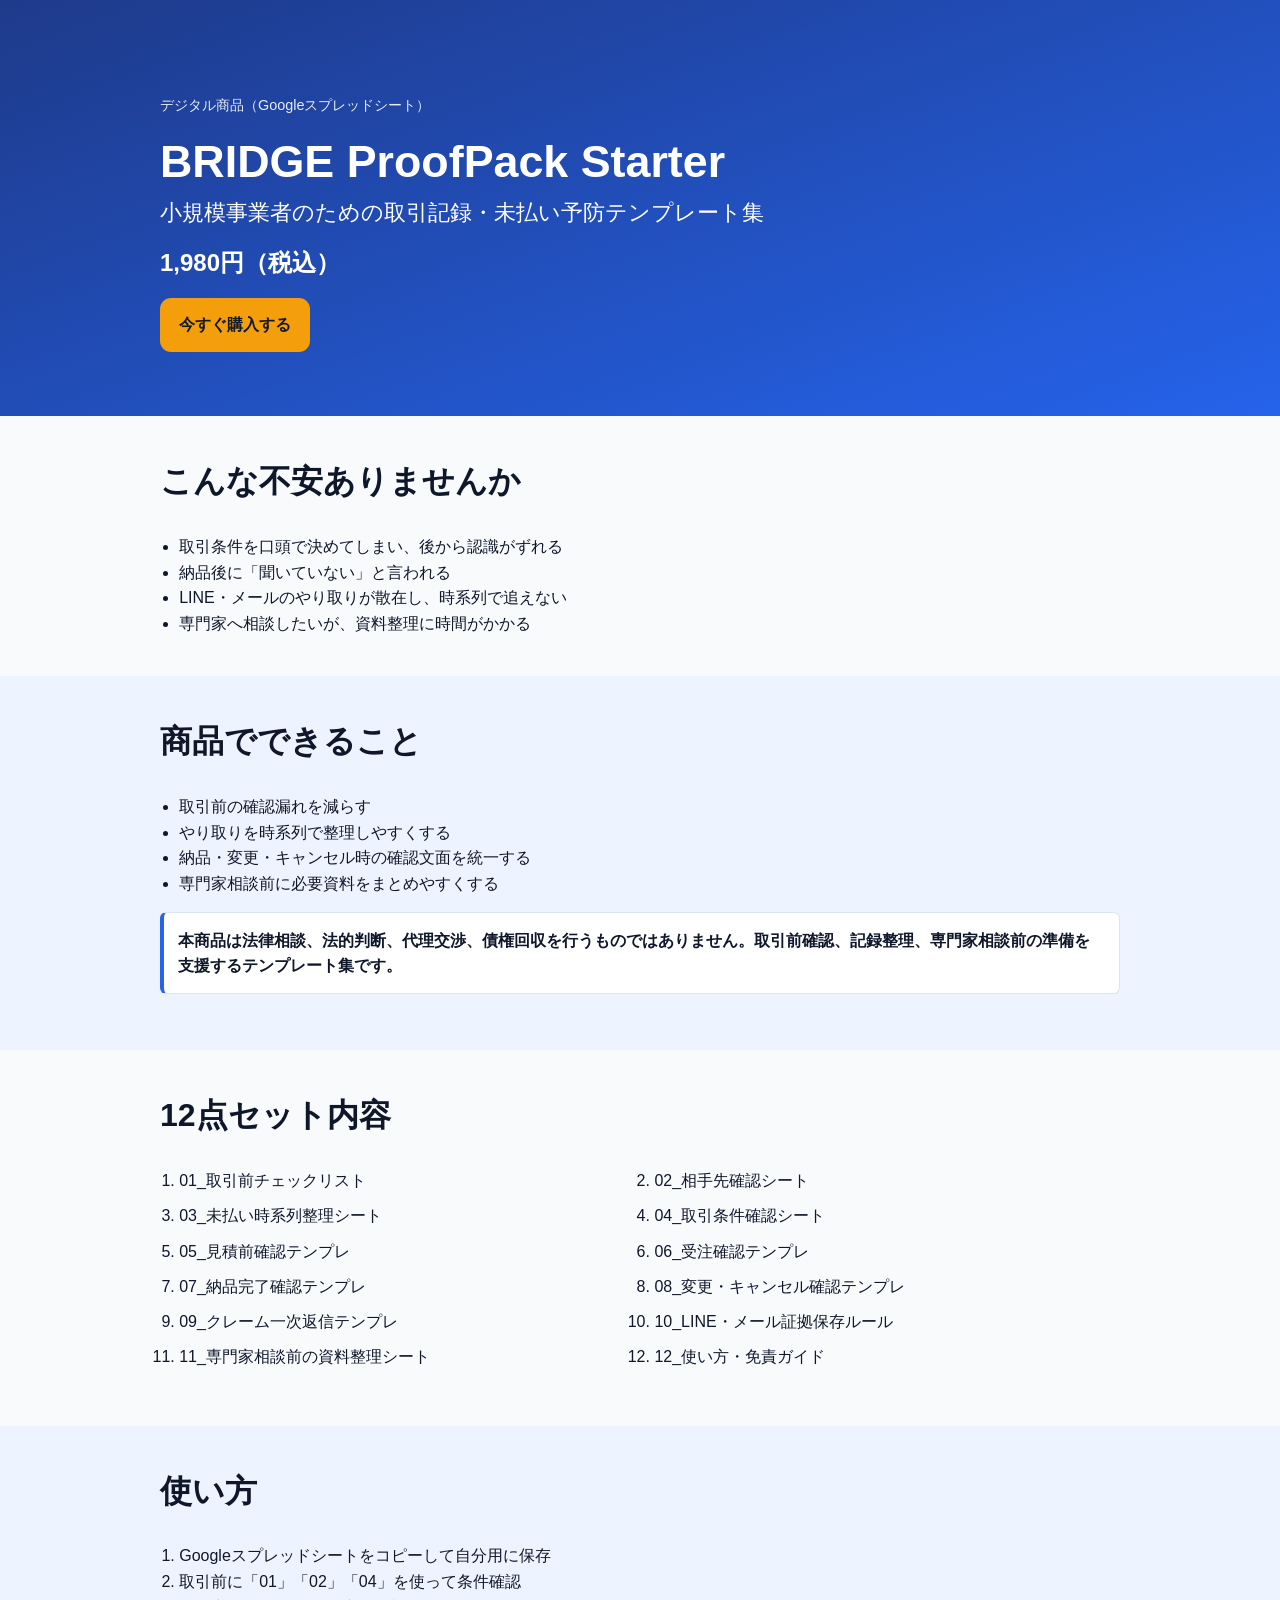
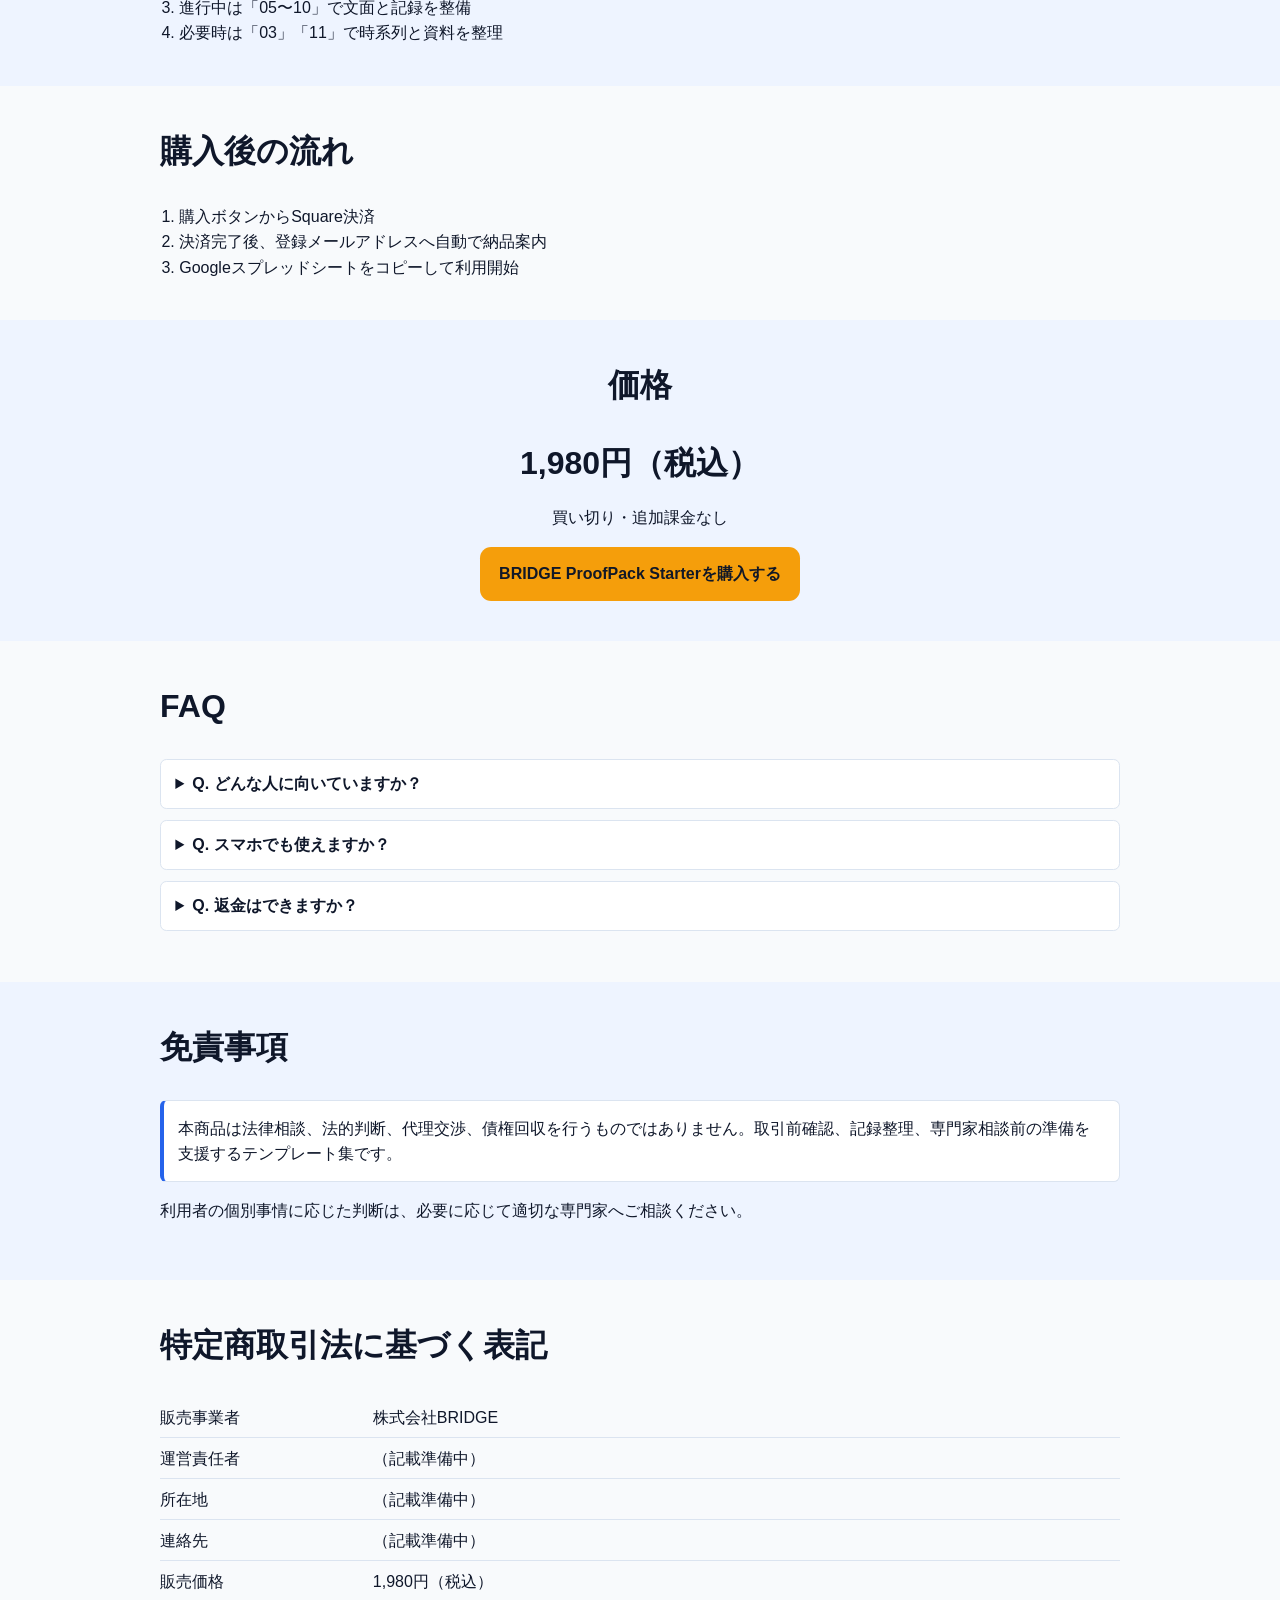
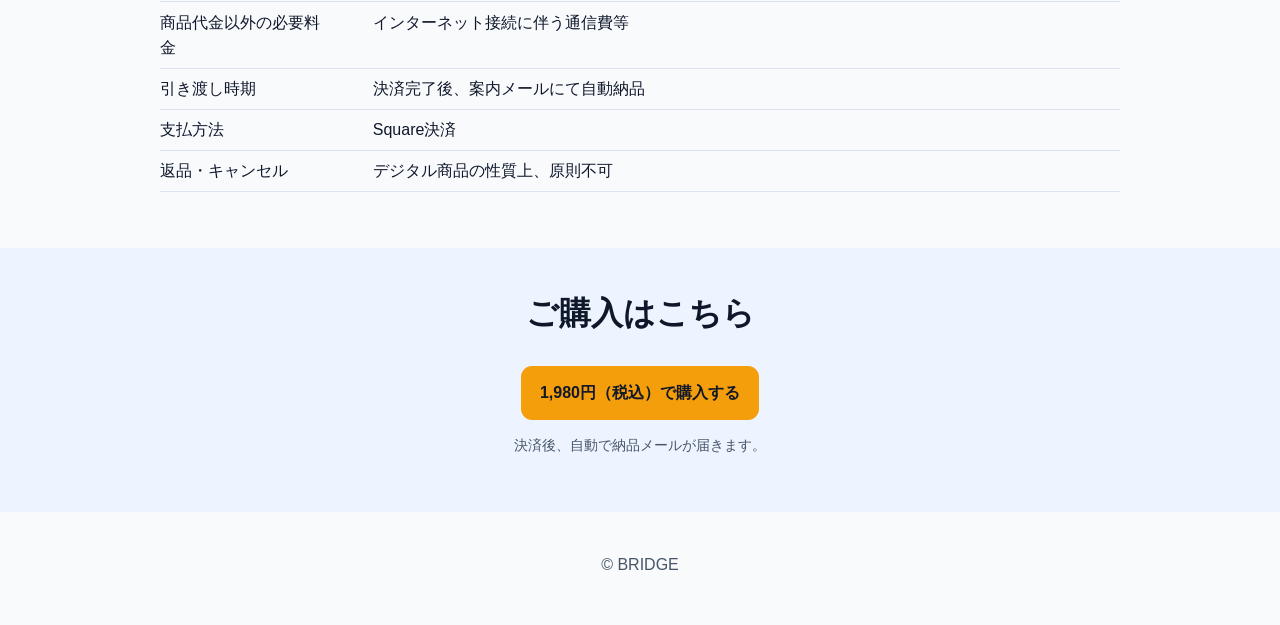
<file: lp/index.html>
<!doctype html>
<html lang="ja">
  <head>
    <meta charset="UTF-8" />
    <meta name="viewport" content="width=device-width, initial-scale=1.0" />
    <title>BRIDGE ProofPack Starter | 小規模事業者のための取引記録・未払い予防テンプレート集</title>
    <meta
      name="description"
      content="BRIDGE ProofPack Starterは、取引前確認・記録整理・専門家相談前の準備を支援する12点のテンプレート集です。"
    />
    <link rel="stylesheet" href="./styles.css" />
  </head>
  <body>
    <header class="hero" id="top">
      <div class="container">
        <p class="eyebrow">デジタル商品（Googleスプレッドシート）</p>
        <h1>BRIDGE ProofPack Starter</h1>
        <p class="subtitle">小規模事業者のための取引記録・未払い予防テンプレート集</p>
        <p class="price">1,980円（税込）</p>
        <a class="cta" href="PLACEHOLDER_SQUARE_PAYMENT_LINK">今すぐ購入する</a>
      </div>
    </header>

    <main>
      <section class="section" id="anxiety">
        <div class="container">
          <h2>こんな不安ありませんか</h2>
          <ul class="list">
            <li>取引条件を口頭で決めてしまい、後から認識がずれる</li>
            <li>納品後に「聞いていない」と言われる</li>
            <li>LINE・メールのやり取りが散在し、時系列で追えない</li>
            <li>専門家へ相談したいが、資料整理に時間がかかる</li>
          </ul>
        </div>
      </section>

      <section class="section alt" id="benefits">
        <div class="container">
          <h2>商品でできること</h2>
          <ul class="list">
            <li>取引前の確認漏れを減らす</li>
            <li>やり取りを時系列で整理しやすくする</li>
            <li>納品・変更・キャンセル時の確認文面を統一する</li>
            <li>専門家相談前に必要資料をまとめやすくする</li>
          </ul>
          <p class="notice strong">
            本商品は法律相談、法的判断、代理交渉、債権回収を行うものではありません。取引前確認、記録整理、専門家相談前の準備を支援するテンプレート集です。
          </p>
        </div>
      </section>

      <section class="section" id="set">
        <div class="container">
          <h2>12点セット内容</h2>
          <ol class="item-grid">
            <li>01_取引前チェックリスト</li>
            <li>02_相手先確認シート</li>
            <li>03_未払い時系列整理シート</li>
            <li>04_取引条件確認シート</li>
            <li>05_見積前確認テンプレ</li>
            <li>06_受注確認テンプレ</li>
            <li>07_納品完了確認テンプレ</li>
            <li>08_変更・キャンセル確認テンプレ</li>
            <li>09_クレーム一次返信テンプレ</li>
            <li>10_LINE・メール証拠保存ルール</li>
            <li>11_専門家相談前の資料整理シート</li>
            <li>12_使い方・免責ガイド</li>
          </ol>
        </div>
      </section>

      <section class="section alt" id="howto">
        <div class="container">
          <h2>使い方</h2>
          <ol class="steps">
            <li>Googleスプレッドシートをコピーして自分用に保存</li>
            <li>取引前に「01」「02」「04」を使って条件確認</li>
            <li>進行中は「05〜10」で文面と記録を整備</li>
            <li>必要時は「03」「11」で時系列と資料を整理</li>
          </ol>
        </div>
      </section>

      <section class="section" id="flow">
        <div class="container">
          <h2>購入後の流れ</h2>
          <ol class="steps">
            <li>購入ボタンからSquare決済</li>
            <li>決済完了後、登録メールアドレスへ自動で納品案内</li>
            <li>Googleスプレッドシートをコピーして利用開始</li>
          </ol>
        </div>
      </section>

      <section class="section alt" id="pricing">
        <div class="container center">
          <h2>価格</h2>
          <p class="price large">1,980円（税込）</p>
          <p>買い切り・追加課金なし</p>
          <a class="cta" href="PLACEHOLDER_SQUARE_PAYMENT_LINK">BRIDGE ProofPack Starterを購入する</a>
        </div>
      </section>

      <section class="section" id="faq">
        <div class="container">
          <h2>FAQ</h2>
          <details>
            <summary>Q. どんな人に向いていますか？</summary>
            <p>A. 小規模事業者、個人事業主、フリーランス、一人社長、外注取引がある事業者向けです。</p>
          </details>
          <details>
            <summary>Q. スマホでも使えますか？</summary>
            <p>A. 閲覧・確認は可能です。入力はPCまたはタブレットの利用を推奨します。</p>
          </details>
          <details>
            <summary>Q. 返金はできますか？</summary>
            <p>A. デジタル商品の性質上、原則として返金は受け付けていません。購入前に内容をご確認ください。</p>
          </details>
        </div>
      </section>

      <section class="section alt" id="disclaimer">
        <div class="container">
          <h2>免責事項</h2>
          <p class="notice">
            本商品は法律相談、法的判断、代理交渉、債権回収を行うものではありません。取引前確認、記録整理、専門家相談前の準備を支援するテンプレート集です。
          </p>
          <p>利用者の個別事情に応じた判断は、必要に応じて適切な専門家へご相談ください。</p>
        </div>
      </section>

      <section class="section" id="legal">
        <div class="container">
          <h2>特定商取引法に基づく表記</h2>
          <dl class="legal-list">
            <div><dt>販売事業者</dt><dd>株式会社BRIDGE</dd></div>
            <div><dt>運営責任者</dt><dd>（記載準備中）</dd></div>
            <div><dt>所在地</dt><dd>（記載準備中）</dd></div>
            <div><dt>連絡先</dt><dd>（記載準備中）</dd></div>
            <div><dt>販売価格</dt><dd>1,980円（税込）</dd></div>
            <div><dt>商品代金以外の必要料金</dt><dd>インターネット接続に伴う通信費等</dd></div>
            <div><dt>引き渡し時期</dt><dd>決済完了後、案内メールにて自動納品</dd></div>
            <div><dt>支払方法</dt><dd>Square決済</dd></div>
            <div><dt>返品・キャンセル</dt><dd>デジタル商品の性質上、原則不可</dd></div>
          </dl>
        </div>
      </section>

      <section class="section alt" id="purchase">
        <div class="container center">
          <h2>ご購入はこちら</h2>
          <a class="cta" href="PLACEHOLDER_SQUARE_PAYMENT_LINK">1,980円（税込）で購入する</a>
          <p class="small">決済後、自動で納品メールが届きます。</p>
        </div>
      </section>
    </main>

    <footer class="footer">
      <div class="container">
        <p>© BRIDGE</p>
      </div>
    </footer>

    <script src="./script.js"></script>
  </body>
</html>
</file>
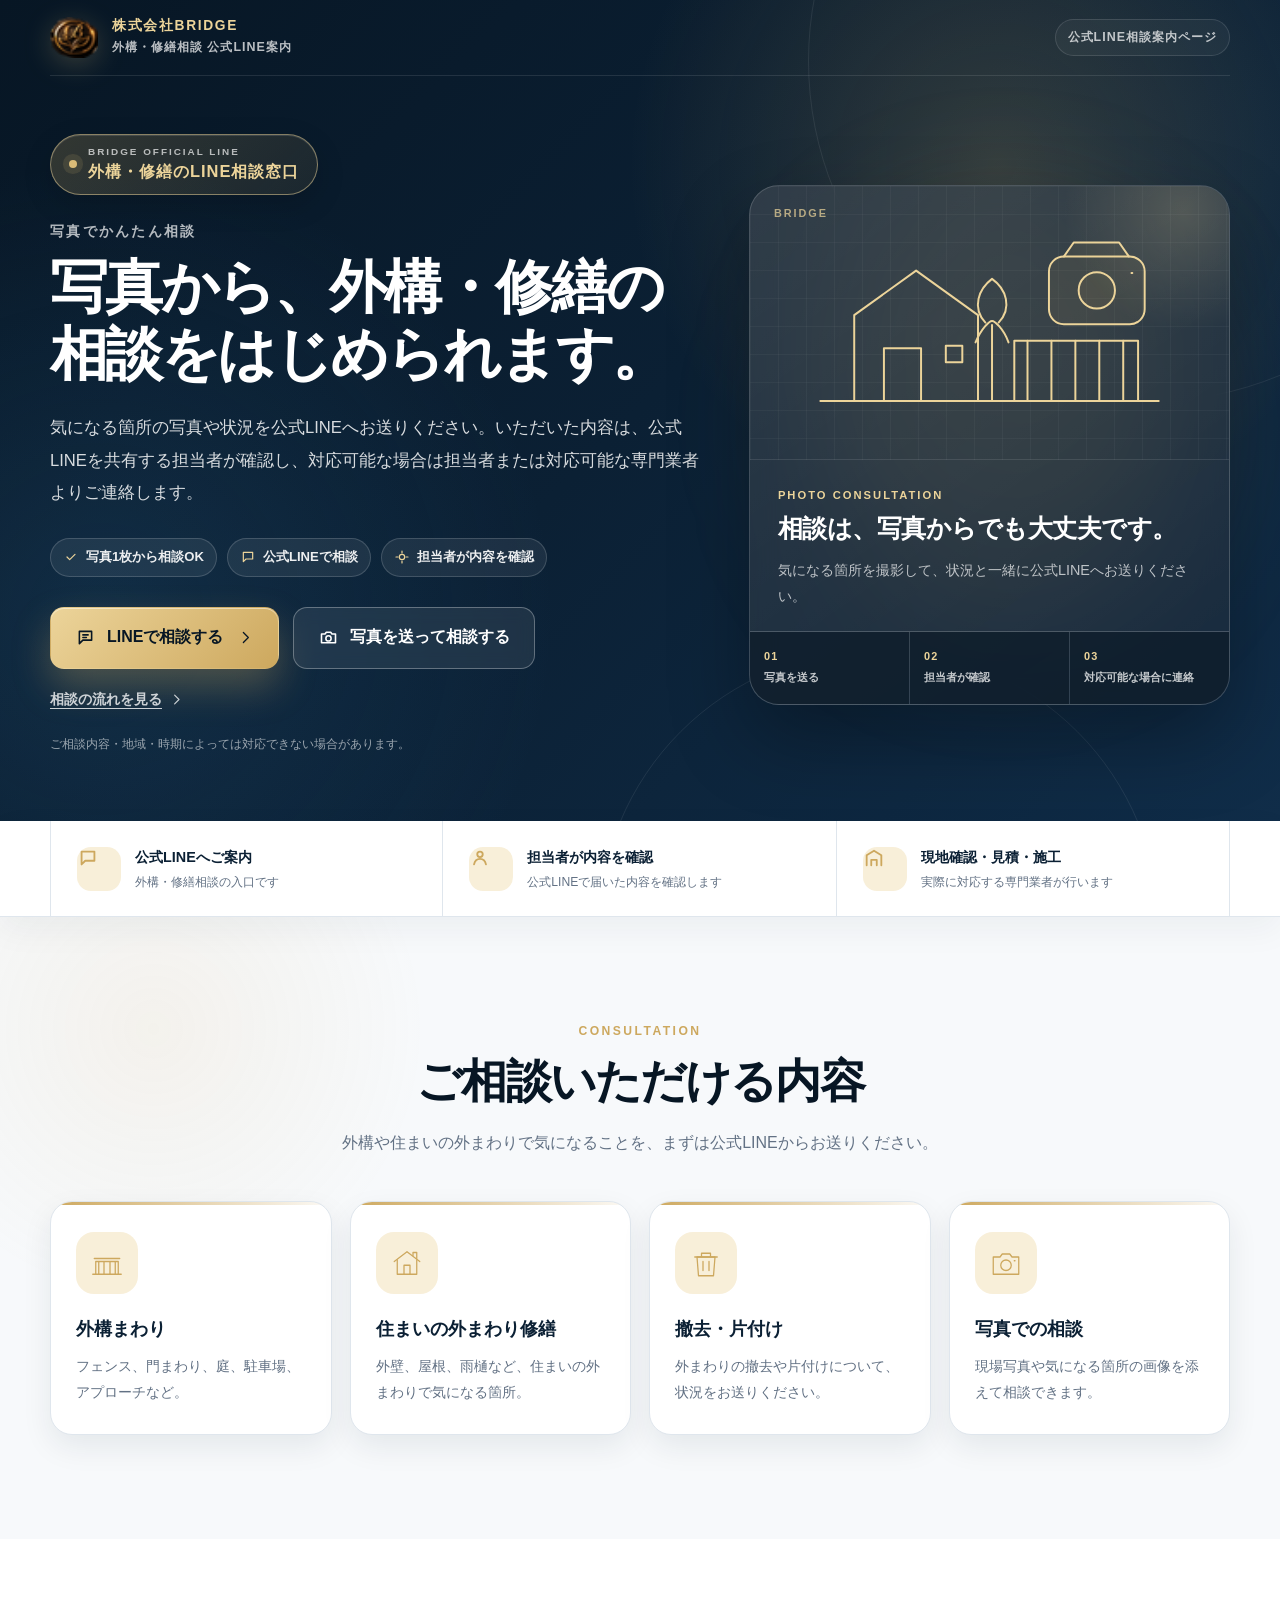
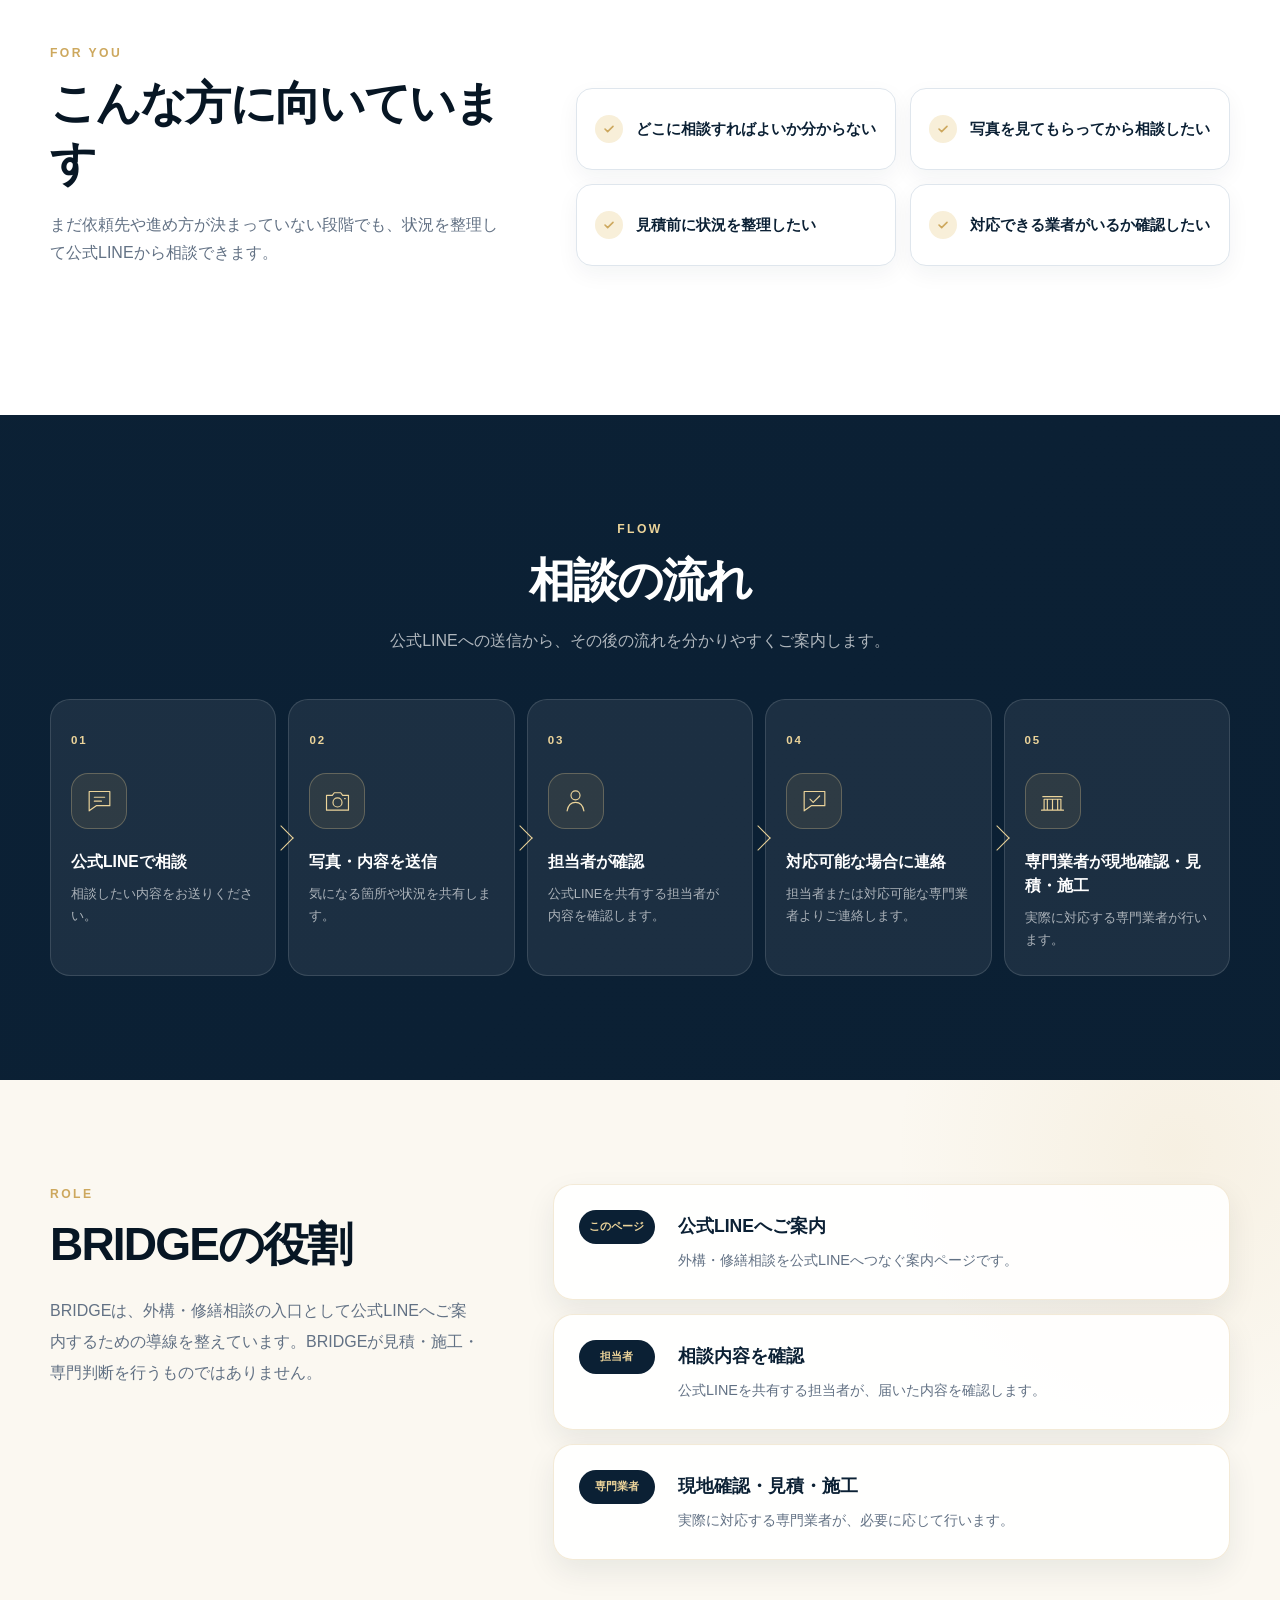
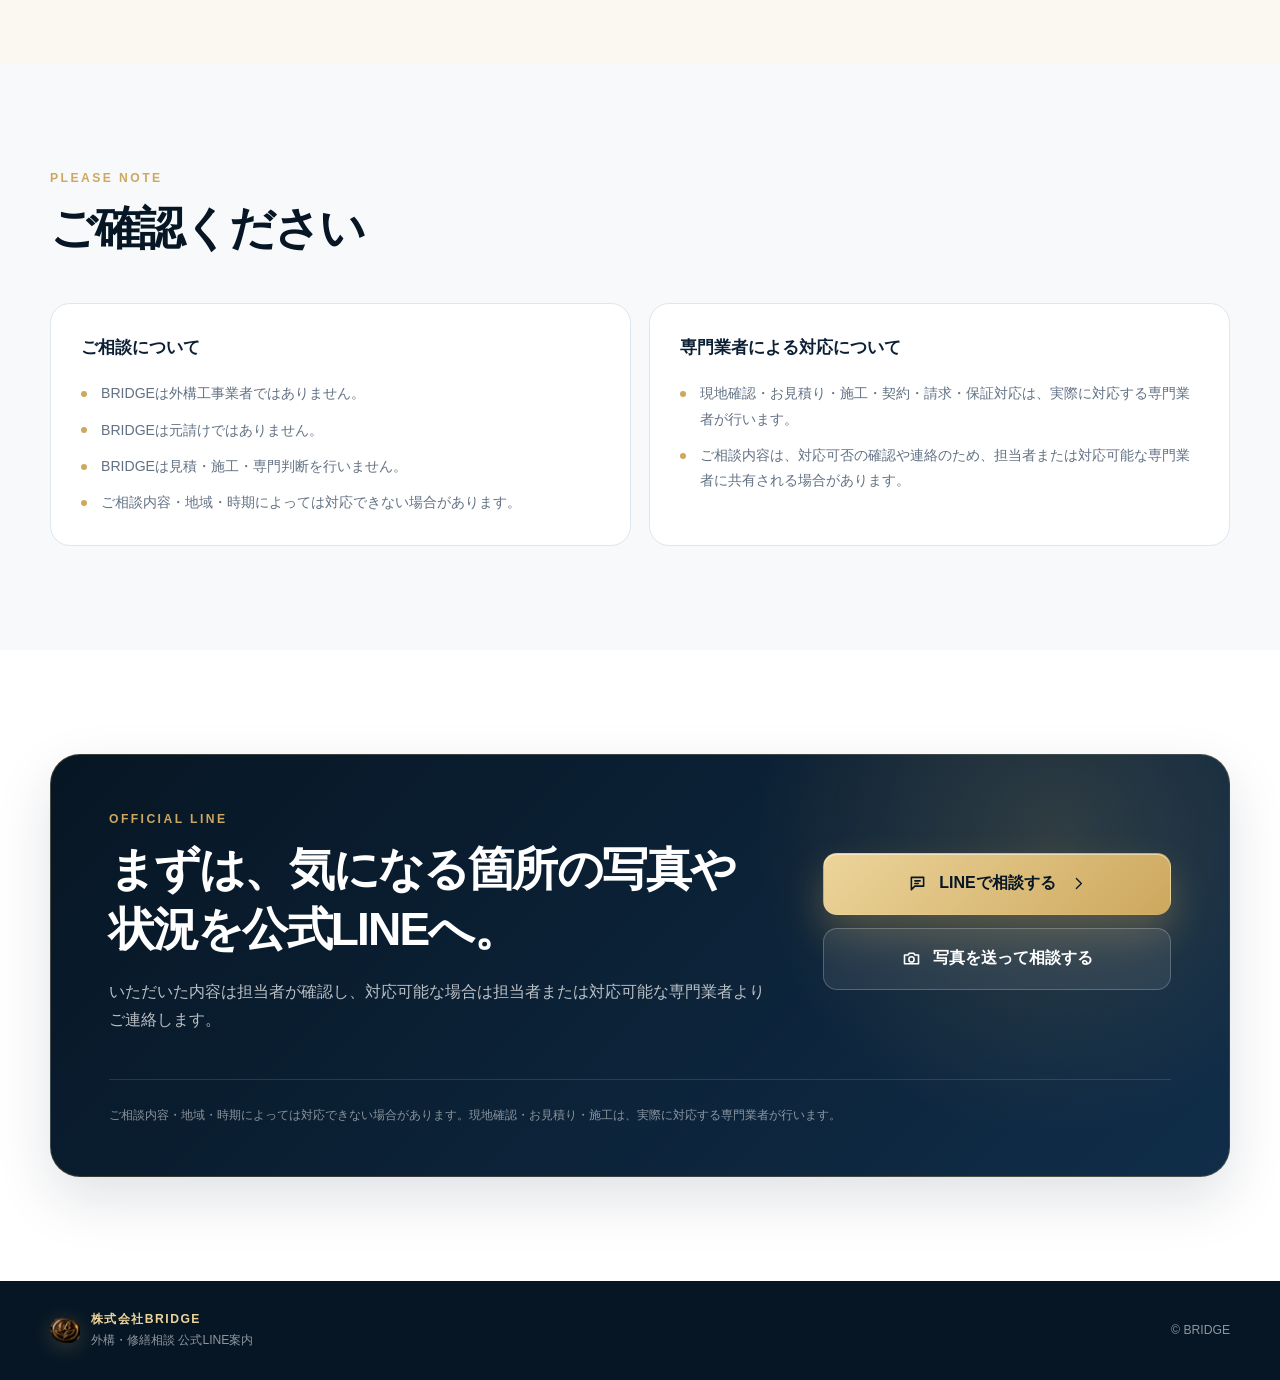
<file: products/estimate-front/index.html>
<!doctype html>
<html lang="ja">
  <head>
    <meta charset="UTF-8">
    <meta name="viewport" content="width=device-width, initial-scale=1.0">
    <title>BRIDGE 外構・修繕相談 公式LINE案内</title>
    <meta
      name="description"
      content="株式会社BRIDGEの外構・修繕相談の公式LINE案内ページ。写真や状況を公式LINEへ送り、担当者へ相談できます。"
    >
    <link rel="stylesheet" href="./style.css?v=bridge-logo-png-20260605">
  </head>
  <body class="ef-page">
    <a class="ef-skip-link" href="#main">本文へ移動</a>

    <header class="ef-hero" id="top">
      <div class="ef-container">
        <div class="ef-brand-row">
          <a class="ef-brand" href="#top" aria-label="BRIDGE 外構・修繕相談 公式LINE案内">
            <span class="ef-brand__mark">
              <img src="./assets/bridge-logo.png?v=bridge-logo-png-20260605" alt="BRIDGEロゴ">
            </span>
            <span class="ef-brand__text">
              <span class="ef-brand__company">株式会社BRIDGE</span>
              <span class="ef-brand__description">外構・修繕相談 公式LINE案内</span>
            </span>
          </a>
          <span class="ef-brand-row__company">公式LINE相談案内ページ</span>
        </div>

        <div class="ef-hero__grid">
          <div class="ef-hero__copy">
            <p class="ef-hero-badge">
              <span class="ef-hero-badge__dot" aria-hidden="true"></span>
              <span>
                <strong>BRIDGE OFFICIAL LINE</strong>
                外構・修繕のLINE相談窓口
              </span>
            </p>
            <p class="ef-hero__kicker">写真でかんたん相談</p>
            <h1>写真から、<span class="ef-nowrap">外構・修繕</span>の相談をはじめられます。</h1>
            <p class="ef-hero__lead">
              気になる箇所の写真や状況を公式LINEへお送りください。いただいた内容は、公式LINEを共有する担当者が確認し、対応可能な場合は担当者または対応可能な専門業者よりご連絡します。
            </p>

            <ul class="ef-hero-chips" aria-label="相談のポイント">
              <li>
                <svg class="ef-chip-icon" viewBox="0 0 24 24" aria-hidden="true">
                  <path d="m6 12 4 4 8-8"></path>
                </svg>
                写真1枚から相談OK
              </li>
              <li>
                <svg class="ef-chip-icon" viewBox="0 0 24 24" aria-hidden="true">
                  <path d="M5 5h14v10H9l-4 4V5Z"></path>
                </svg>
                公式LINEで相談
              </li>
              <li>
                <svg class="ef-chip-icon" viewBox="0 0 24 24" aria-hidden="true">
                  <path d="M12 3v3m0 12v3M3 12h3m12 0h3"></path>
                  <circle cx="12" cy="12" r="4"></circle>
                </svg>
                担当者が内容を確認
              </li>
            </ul>

            <div class="ef-actions ef-actions--hero">
              <a
                class="ef-button ef-button--primary"
                href="https://lin.ee/7N4lIHF"
                target="_blank"
                rel="noopener"
              >
                <svg class="ef-button__icon" viewBox="0 0 24 24" aria-hidden="true">
                  <path d="M5 5h14v10H9l-4 4V5Z"></path>
                  <path d="M9 9h6M9 12h4"></path>
                </svg>
                <span>LINEで相談する</span>
                <svg class="ef-button__arrow" viewBox="0 0 24 24" aria-hidden="true">
                  <path d="m9 5 7 7-7 7"></path>
                </svg>
              </a>
              <a
                class="ef-button ef-button--secondary"
                href="https://lin.ee/7N4lIHF"
                target="_blank"
                rel="noopener"
              >
                <svg class="ef-button__icon" viewBox="0 0 24 24" aria-hidden="true">
                  <path d="M4 8h4l1.5-2h5L16 8h4v10H4V8Z"></path>
                  <circle cx="12" cy="13" r="3"></circle>
                </svg>
                <span>写真を送って相談する</span>
              </a>
            </div>
            <a class="ef-text-link" href="#flow">
              相談の流れを見る
              <svg viewBox="0 0 24 24" aria-hidden="true">
                <path d="m9 5 7 7-7 7"></path>
              </svg>
            </a>
            <p class="ef-hero__note">ご相談内容・地域・時期によっては対応できない場合があります。</p>
          </div>

          <div class="ef-hero-visual" aria-label="写真を公式LINEへ送って相談するイメージ">
            <div class="ef-hero-visual__glow" aria-hidden="true"></div>
            <div class="ef-hero-visual__card">
              <div class="ef-hero-visual__brand">
                <span>BRIDGE</span>
              </div>
              <div class="ef-hero-visual__art" aria-hidden="true">
                <svg viewBox="0 0 520 300">
                  <path class="ef-art-line" d="M55 229h410"></path>
                  <path class="ef-art-line" d="M96 228V125l75-54 75 54v103"></path>
                  <path class="ef-art-line" d="M132 228v-63h45v63"></path>
                  <path class="ef-art-line" d="M207 162h20v20h-20z"></path>
                  <path class="ef-art-line" d="M290 228v-72h150v72"></path>
                  <path class="ef-art-line" d="M306 156v72m29-72v72m29-72v72m29-72v72m29-72v72"></path>
                  <path class="ef-art-line" d="M263 228v-91"></path>
                  <path class="ef-art-line" d="M243 158c7-17 17-26 20-26s14 9 20 26"></path>
                  <path class="ef-art-line" d="M255 134c-17-18-8-41 8-53 17 12 25 35 8 53"></path>
                  <g class="ef-art-camera">
                    <rect x="332" y="54" width="116" height="82" rx="18"></rect>
                    <path d="M350 54l12-17h55l12 17"></path>
                    <circle cx="390" cy="95" r="22"></circle>
                    <path d="M432 74h1"></path>
                  </g>
                </svg>
              </div>
              <div class="ef-hero-visual__content">
                <p class="ef-hero-visual__label">PHOTO CONSULTATION</p>
                <h2>相談は、写真からでも大丈夫です。</h2>
                <p>気になる箇所を撮影して、状況と一緒に公式LINEへお送りください。</p>
              </div>
              <ol class="ef-mini-flow" aria-label="写真相談の流れ">
                <li>
                  <span>01</span>
                  写真を送る
                </li>
                <li>
                  <span>02</span>
                  担当者が確認
                </li>
                <li>
                  <span>03</span>
                  対応可能な場合に連絡
                </li>
              </ol>
            </div>
          </div>
        </div>
      </div>
    </header>

    <div class="ef-quick-strip" aria-label="このページのご案内">
      <div class="ef-container ef-quick-strip__grid">
        <div class="ef-quick-strip__item">
          <span class="ef-quick-strip__icon" aria-hidden="true">
            <svg viewBox="0 0 24 24">
              <path d="M5 5h14v10H9l-4 4V5Z"></path>
            </svg>
          </span>
          <div>
            <strong>公式LINEへご案内</strong>
            <span>外構・修繕相談の入口です</span>
          </div>
        </div>
        <div class="ef-quick-strip__item">
          <span class="ef-quick-strip__icon" aria-hidden="true">
            <svg viewBox="0 0 24 24">
              <circle cx="12" cy="8" r="3"></circle>
              <path d="M5.5 19c.8-4 3-6 6.5-6s5.7 2 6.5 6"></path>
            </svg>
          </span>
          <div>
            <strong>担当者が内容を確認</strong>
            <span>公式LINEで届いた内容を確認します</span>
          </div>
        </div>
        <div class="ef-quick-strip__item">
          <span class="ef-quick-strip__icon" aria-hidden="true">
            <svg viewBox="0 0 24 24">
              <path d="M4 20V9l8-5 8 5v11"></path>
              <path d="M9 20v-6h6v6"></path>
            </svg>
          </span>
          <div>
            <strong>現地確認・見積・施工</strong>
            <span>実際に対応する専門業者が行います</span>
          </div>
        </div>
      </div>
    </div>

    <main id="main">
      <section class="ef-section ef-section--consultation" id="consultation">
        <div class="ef-container">
          <div class="ef-section-heading">
            <p class="ef-section-label">CONSULTATION</p>
            <h2>ご相談いただける内容</h2>
            <p>外構や住まいの外まわりで気になることを、まずは公式LINEからお送りください。</p>
          </div>

          <div class="ef-card-grid">
            <article class="ef-card">
              <div class="ef-card__icon" aria-hidden="true">
                <svg viewBox="0 0 48 48">
                  <path d="M5 39h38M9 39V22h30v17M13 22v17m7-17v17m8-17v17m7-17v17"></path>
                  <path d="M7 18h34"></path>
                </svg>
              </div>
              <h3>外構まわり</h3>
              <p>フェンス、門まわり、庭、駐車場、アプローチなど。</p>
            </article>

            <article class="ef-card">
              <div class="ef-card__icon" aria-hidden="true">
                <svg viewBox="0 0 48 48">
                  <path d="M7 22 24 9l17 13"></path>
                  <path d="M11 20v19h26V20"></path>
                  <path d="M20 39V27h8v12"></path>
                  <path d="M32 14v-4h5v8"></path>
                </svg>
              </div>
              <h3>住まいの外まわり修繕</h3>
              <p>外壁、屋根、雨樋など、住まいの外まわりで気になる箇所。</p>
            </article>

            <article class="ef-card">
              <div class="ef-card__icon" aria-hidden="true">
                <svg viewBox="0 0 48 48">
                  <path d="M12 16h24l-2 25H14l-2-25Z"></path>
                  <path d="M9 16h30M18 16v-5h12v5"></path>
                  <path d="M20 22v12M28 22v12"></path>
                </svg>
              </div>
              <h3>撤去・片付け</h3>
              <p>外まわりの撤去や片付けについて、状況をお送りください。</p>
            </article>

            <article class="ef-card">
              <div class="ef-card__icon" aria-hidden="true">
                <svg viewBox="0 0 48 48">
                  <path d="M7 16h9l3-4h10l3 4h9v23H7V16Z"></path>
                  <circle cx="24" cy="27" r="7"></circle>
                  <path d="M35 21h1"></path>
                </svg>
              </div>
              <h3>写真での相談</h3>
              <p>現場写真や気になる箇所の画像を添えて相談できます。</p>
            </article>
          </div>
        </div>
      </section>

      <section class="ef-section ef-section--fit" id="fit">
        <div class="ef-container ef-fit-layout">
          <div class="ef-section-heading ef-section-heading--left">
            <p class="ef-section-label">FOR YOU</p>
            <h2>こんな方に向いています</h2>
            <p>まだ依頼先や進め方が決まっていない段階でも、状況を整理して公式LINEから相談できます。</p>
          </div>

          <ul class="ef-fit-list">
            <li>
              <span class="ef-fit-list__mark" aria-hidden="true">
                <svg viewBox="0 0 24 24">
                  <path d="m6 12 4 4 8-8"></path>
                </svg>
              </span>
              <span>どこに相談すればよいか分からない</span>
            </li>
            <li>
              <span class="ef-fit-list__mark" aria-hidden="true">
                <svg viewBox="0 0 24 24">
                  <path d="m6 12 4 4 8-8"></path>
                </svg>
              </span>
              <span>写真を見てもらってから相談したい</span>
            </li>
            <li>
              <span class="ef-fit-list__mark" aria-hidden="true">
                <svg viewBox="0 0 24 24">
                  <path d="m6 12 4 4 8-8"></path>
                </svg>
              </span>
              <span>見積前に状況を整理したい</span>
            </li>
            <li>
              <span class="ef-fit-list__mark" aria-hidden="true">
                <svg viewBox="0 0 24 24">
                  <path d="m6 12 4 4 8-8"></path>
                </svg>
              </span>
              <span>対応できる業者がいるか確認したい</span>
            </li>
          </ul>
        </div>
      </section>

      <section class="ef-section ef-section--flow" id="flow">
        <div class="ef-container">
          <div class="ef-section-heading">
            <p class="ef-section-label">FLOW</p>
            <h2>相談の流れ</h2>
            <p>公式LINEへの送信から、その後の流れを分かりやすくご案内します。</p>
          </div>

          <ol class="ef-flow">
            <li class="ef-flow__item">
              <span class="ef-flow__number">01</span>
              <div class="ef-flow__icon" aria-hidden="true">
                <svg viewBox="0 0 48 48">
                  <path d="M8 10h32v22H19L8 40V10Z"></path>
                  <path d="M16 19h16M16 25h11"></path>
                </svg>
              </div>
              <strong>公式LINEで相談</strong>
              <p>相談したい内容をお送りください。</p>
            </li>
            <li class="ef-flow__item">
              <span class="ef-flow__number">02</span>
              <div class="ef-flow__icon" aria-hidden="true">
                <svg viewBox="0 0 48 48">
                  <path d="M7 16h9l3-4h10l3 4h9v23H7V16Z"></path>
                  <circle cx="24" cy="27" r="7"></circle>
                  <path d="M35 21h1"></path>
                </svg>
              </div>
              <strong>写真・内容を送信</strong>
              <p>気になる箇所や状況を共有します。</p>
            </li>
            <li class="ef-flow__item">
              <span class="ef-flow__number">03</span>
              <div class="ef-flow__icon" aria-hidden="true">
                <svg viewBox="0 0 48 48">
                  <circle cx="24" cy="16" r="7"></circle>
                  <path d="M11 40c1.6-9 6-13 13-13s11.4 4 13 13"></path>
                </svg>
              </div>
              <strong>担当者が確認</strong>
              <p>公式LINEを共有する担当者が内容を確認します。</p>
            </li>
            <li class="ef-flow__item">
              <span class="ef-flow__number">04</span>
              <div class="ef-flow__icon" aria-hidden="true">
                <svg viewBox="0 0 48 48">
                  <path d="M8 10h32v22H19L8 40V10Z"></path>
                  <path d="m17 22 5 5 10-10"></path>
                </svg>
              </div>
              <strong>対応可能な場合に連絡</strong>
              <p>担当者または対応可能な専門業者よりご連絡します。</p>
            </li>
            <li class="ef-flow__item">
              <span class="ef-flow__number">05</span>
              <div class="ef-flow__icon" aria-hidden="true">
                <svg viewBox="0 0 48 48">
                  <path d="M7 39h34M11 39V22h26v17M16 22v17m8-17v17m8-17v17"></path>
                  <path d="M9 18h30"></path>
                </svg>
              </div>
              <strong>専門業者が現地確認・見積・施工</strong>
              <p>実際に対応する専門業者が行います。</p>
            </li>
          </ol>
        </div>
      </section>

      <section class="ef-section ef-section--role" id="role">
        <div class="ef-container ef-role-layout">
          <div class="ef-role-intro">
            <p class="ef-section-label">ROLE</p>
            <h2>BRIDGEの役割</h2>
            <p>
              BRIDGEは、外構・修繕相談の入口として公式LINEへご案内するための導線を整えています。BRIDGEが見積・施工・専門判断を行うものではありません。
            </p>
          </div>

          <div class="ef-role-cards">
            <article class="ef-role-card">
              <span class="ef-role-card__label">このページ</span>
              <h3>公式LINEへご案内</h3>
              <p>外構・修繕相談を公式LINEへつなぐ案内ページです。</p>
            </article>
            <article class="ef-role-card">
              <span class="ef-role-card__label">担当者</span>
              <h3>相談内容を確認</h3>
              <p>公式LINEを共有する担当者が、届いた内容を確認します。</p>
            </article>
            <article class="ef-role-card">
              <span class="ef-role-card__label">専門業者</span>
              <h3>現地確認・見積・施工</h3>
              <p>実際に対応する専門業者が、必要に応じて行います。</p>
            </article>
          </div>
        </div>
      </section>

      <section class="ef-section ef-section--notice" id="notice">
        <div class="ef-container">
          <div class="ef-section-heading ef-section-heading--left">
            <p class="ef-section-label">PLEASE NOTE</p>
            <h2>ご確認ください</h2>
          </div>

          <div class="ef-notice-grid">
            <div class="ef-notice-panel">
              <h3>ご相談について</h3>
              <ul class="ef-notice-list">
                <li>BRIDGEは外構工事業者ではありません。</li>
                <li>BRIDGEは元請けではありません。</li>
                <li>BRIDGEは見積・施工・専門判断を行いません。</li>
                <li>ご相談内容・地域・時期によっては対応できない場合があります。</li>
              </ul>
            </div>
            <div class="ef-notice-panel">
              <h3>専門業者による対応について</h3>
              <ul class="ef-notice-list">
                <li>現地確認・お見積り・施工・契約・請求・保証対応は、実際に対応する専門業者が行います。</li>
                <li>ご相談内容は、対応可否の確認や連絡のため、担当者または対応可能な専門業者に共有される場合があります。</li>
              </ul>
            </div>
          </div>
        </div>
      </section>

      <section class="ef-section ef-section--cta" id="line">
        <div class="ef-container">
          <div class="ef-cta-box">
            <div class="ef-cta-box__copy">
              <p class="ef-section-label">OFFICIAL LINE</p>
              <h2>まずは、気になる箇所の写真や状況を公式LINEへ。</h2>
              <p>
                いただいた内容は担当者が確認し、対応可能な場合は担当者または対応可能な専門業者よりご連絡します。
              </p>
            </div>
            <div class="ef-cta-box__actions">
              <a
                class="ef-button ef-button--primary"
                href="https://lin.ee/7N4lIHF"
                target="_blank"
                rel="noopener"
              >
                <svg class="ef-button__icon" viewBox="0 0 24 24" aria-hidden="true">
                  <path d="M5 5h14v10H9l-4 4V5Z"></path>
                  <path d="M9 9h6M9 12h4"></path>
                </svg>
                <span>LINEで相談する</span>
                <svg class="ef-button__arrow" viewBox="0 0 24 24" aria-hidden="true">
                  <path d="m9 5 7 7-7 7"></path>
                </svg>
              </a>
              <a
                class="ef-button ef-button--secondary ef-button--secondary-dark"
                href="https://lin.ee/7N4lIHF"
                target="_blank"
                rel="noopener"
              >
                <svg class="ef-button__icon" viewBox="0 0 24 24" aria-hidden="true">
                  <path d="M4 8h4l1.5-2h5L16 8h4v10H4V8Z"></path>
                  <circle cx="12" cy="13" r="3"></circle>
                </svg>
                <span>写真を送って相談する</span>
              </a>
            </div>
            <p class="ef-cta-box__note">
              ご相談内容・地域・時期によっては対応できない場合があります。現地確認・お見積り・施工は、実際に対応する専門業者が行います。
            </p>
          </div>
        </div>
      </section>
    </main>

    <footer class="ef-footer">
      <div class="ef-container ef-footer__inner">
        <div class="ef-footer__brand-lockup">
          <span class="ef-footer__mark">
            <img src="./assets/bridge-logo.png?v=bridge-logo-png-20260605" alt="BRIDGEロゴ">
          </span>
          <div>
            <p class="ef-footer__brand">株式会社BRIDGE</p>
            <p>外構・修繕相談 公式LINE案内</p>
          </div>
        </div>
        <p class="ef-footer__copyright">© BRIDGE</p>
      </div>
    </footer>

    <nav class="ef-mobile-cta" aria-label="相談する">
      <a
        class="ef-mobile-cta__button ef-mobile-cta__button--line"
        href="https://lin.ee/7N4lIHF"
        target="_blank"
        rel="noopener"
      >
        <svg viewBox="0 0 24 24" aria-hidden="true">
          <path d="M5 5h14v10H9l-4 4V5Z"></path>
          <path d="M9 9h6M9 12h4"></path>
        </svg>
        LINEで相談
      </a>
      <a
        class="ef-mobile-cta__button ef-mobile-cta__button--photo"
        href="https://lin.ee/7N4lIHF"
        target="_blank"
        rel="noopener"
      >
        <svg viewBox="0 0 24 24" aria-hidden="true">
          <path d="M4 8h4l1.5-2h5L16 8h4v10H4V8Z"></path>
          <circle cx="12" cy="13" r="3"></circle>
        </svg>
        写真で相談
      </a>
    </nav>
  </body>
</html>
</file>
<file: lp/styles.css>
:root {
  --bg: #f8fafc;
  --surface: #ffffff;
  --text: #0f172a;
  --muted: #475569;
  --accent: #2563eb;
  --accent-dark: #1e40af;
  --line: #dbe4f0;
}
* { box-sizing: border-box; }
body {
  margin: 0;
  font-family: "Hiragino Kaku Gothic ProN", "Noto Sans JP", sans-serif;
  background: var(--bg);
  color: var(--text);
  line-height: 1.6;
}
.container { width: min(960px, 92%); margin: 0 auto; }
.hero { background: linear-gradient(160deg, #1e3a8a, #2563eb); color: #fff; padding: 4rem 0 3rem; }
.eyebrow { font-size: .9rem; opacity: .9; }
h1 { font-size: clamp(1.75rem, 6vw, 2.8rem); line-height: 1.3; margin: .3rem 0; }
.subtitle { font-size: clamp(1rem, 4vw, 1.4rem); margin: 0 0 .8rem; }
.price { font-size: 1.5rem; font-weight: 700; margin: .3rem 0 1rem; }
.price.large { font-size: 2rem; }
.section { padding: 2.5rem 0; }
.alt { background: #eef4ff; }
h2 { font-size: clamp(1.4rem, 4.5vw, 2rem); margin-top: 0; }
.list, .steps { padding-left: 1.2rem; margin: 0; }
.item-grid {
  display: grid;
  grid-template-columns: 1fr;
  gap: .6rem;
  padding-left: 1.2rem;
}
.cta {
  display: inline-block;
  background: #f59e0b;
  color: #111827;
  text-decoration: none;
  padding: .9rem 1.2rem;
  border-radius: .7rem;
  font-weight: 700;
}
.cta:hover { background: #fbbf24; }
.notice {
  background: #fff;
  border: 1px solid var(--line);
  border-left: 4px solid var(--accent);
  padding: .9rem;
  border-radius: .4rem;
}
.notice.strong { font-weight: 600; }
.legal-list div { display: grid; grid-template-columns: 10rem 1fr; gap: .8rem; padding: .45rem 0; border-bottom: 1px solid var(--line); }
.center { text-align: center; }
.small { font-size: .9rem; color: var(--muted); }
details { background: var(--surface); border: 1px solid var(--line); border-radius: .4rem; padding: .7rem .9rem; margin-bottom: .7rem; }
summary { font-weight: 700; cursor: pointer; }
.footer { padding: 1.5rem 0 2rem; text-align: center; color: var(--muted); }

@media (min-width: 768px) {
  .hero { padding: 5rem 0 4rem; }
  .item-grid { grid-template-columns: repeat(2, 1fr); }
}
</file>
<file: products/estimate-front/style.css>
:root {
  --ef-navy-950: #071624;
  --ef-navy-900: #0b2034;
  --ef-navy-800: #102d49;
  --ef-navy-700: #173c5e;
  --ef-blue-500: #2f6f9f;
  --ef-gold-500: #cda85e;
  --ef-gold-400: #dabb77;
  --ef-gold-300: #ecd49a;
  --ef-gold-100: #f8efd9;
  --ef-ink: #142130;
  --ef-muted: #627184;
  --ef-surface: #ffffff;
  --ef-surface-soft: #f7f9fb;
  --ef-surface-warm: #fbf8f1;
  --ef-border: #dfe6ed;
  --ef-shadow-sm: 0 12px 30px rgba(11, 32, 52, 0.08);
  --ef-shadow-md: 0 22px 56px rgba(11, 32, 52, 0.13);
  --ef-shadow-gold: 0 18px 38px rgba(205, 168, 94, 0.32);
}

* {
  box-sizing: border-box;
}

html {
  scroll-behavior: smooth;
}

body.ef-page {
  margin: 0;
  background: var(--ef-surface);
  color: var(--ef-ink);
  font-family: -apple-system, BlinkMacSystemFont, "Segoe UI", "Noto Sans JP", "Hiragino Kaku Gothic ProN", "Yu Gothic", sans-serif;
  font-size: 16px;
  line-height: 1.75;
  overflow-x: hidden;
  overflow-wrap: anywhere;
}

.ef-page svg {
  display: block;
  fill: none;
  stroke: currentColor;
  stroke-linecap: round;
  stroke-linejoin: round;
  stroke-width: 1.8;
}

.ef-skip-link {
  position: fixed;
  top: 10px;
  left: 10px;
  z-index: 100;
  padding: 10px 16px;
  border-radius: 8px;
  background: var(--ef-surface);
  color: var(--ef-navy-900);
  font-weight: 800;
  text-decoration: none;
  transform: translateY(-150%);
  transition: transform 0.2s ease;
}

.ef-skip-link:focus {
  transform: translateY(0);
}

.ef-container {
  width: min(100% - 40px, 1180px);
  margin: 0 auto;
}

.ef-hero {
  position: relative;
  isolation: isolate;
  overflow: hidden;
  background:
    radial-gradient(circle at 78% 20%, rgba(205, 168, 94, 0.2), transparent 31%),
    radial-gradient(circle at 8% 75%, rgba(47, 111, 159, 0.2), transparent 34%),
    linear-gradient(135deg, var(--ef-navy-950) 0%, var(--ef-navy-900) 50%, var(--ef-navy-800) 100%);
  color: var(--ef-surface);
}

.ef-hero::before,
.ef-hero::after {
  position: absolute;
  z-index: -1;
  border: 1px solid rgba(255, 255, 255, 0.08);
  border-radius: 50%;
  content: "";
  pointer-events: none;
}

.ef-hero::before {
  top: -280px;
  right: -210px;
  width: 680px;
  height: 680px;
}

.ef-hero::after {
  right: 120px;
  bottom: -390px;
  width: 560px;
  height: 560px;
}

.ef-brand-row {
  display: flex;
  align-items: center;
  justify-content: space-between;
  gap: 24px;
  min-height: 76px;
  border-bottom: 1px solid rgba(255, 255, 255, 0.1);
}

.ef-brand {
  display: inline-flex;
  align-items: center;
  gap: 14px;
  color: var(--ef-surface);
  text-decoration: none;
}

.ef-brand__mark {
  display: inline-flex;
  flex: 0 0 auto;
  align-items: center;
  justify-content: center;
  width: 48px;
  height: 48px;
}

.ef-brand__mark img {
  display: block;
  width: 100%;
  height: 100%;
  object-fit: contain;
  filter: drop-shadow(0 6px 14px rgba(218, 187, 119, 0.24));
}

.ef-brand__text {
  display: grid;
  gap: 2px;
}

.ef-brand__company {
  color: var(--ef-gold-300);
  font-size: 0.86rem;
  font-weight: 900;
  letter-spacing: 0.12em;
  line-height: 1.3;
}

.ef-brand__description,
.ef-brand-row__company {
  color: rgba(255, 255, 255, 0.72);
  font-size: 0.78rem;
  font-weight: 700;
  letter-spacing: 0.08em;
}

.ef-brand-row__company {
  padding: 7px 12px;
  border: 1px solid rgba(255, 255, 255, 0.12);
  border-radius: 999px;
  background: rgba(255, 255, 255, 0.04);
}

.ef-hero__grid {
  display: grid;
  grid-template-columns: minmax(0, 1.15fr) minmax(340px, 0.85fr);
  gap: 48px;
  align-items: center;
  min-height: 630px;
  padding: 58px 0 66px;
}

.ef-hero__copy,
.ef-hero-visual,
.ef-hero-visual__card {
  min-width: 0;
}

.ef-hero-badge {
  display: inline-flex;
  align-items: center;
  gap: 11px;
  margin: 0 0 24px;
  padding: 11px 18px 12px;
  border: 1px solid rgba(236, 212, 154, 0.5);
  border-radius: 999px;
  background: linear-gradient(135deg, rgba(205, 168, 94, 0.22), rgba(205, 168, 94, 0.09));
  box-shadow: 0 10px 30px rgba(0, 0, 0, 0.14), inset 0 1px rgba(255, 255, 255, 0.12);
  color: var(--ef-gold-300);
  font-size: 1.03rem;
  font-weight: 900;
  letter-spacing: 0.06em;
  line-height: 1.35;
}

.ef-hero-badge__dot {
  width: 8px;
  height: 8px;
  border-radius: 50%;
  background: var(--ef-gold-400);
  box-shadow: 0 0 0 6px rgba(218, 187, 119, 0.12);
}

.ef-hero-badge strong {
  display: block;
  margin-bottom: 1px;
  color: rgba(255, 255, 255, 0.68);
  font-size: 0.62rem;
  letter-spacing: 0.2em;
  line-height: 1.3;
}

.ef-hero__kicker {
  margin: 0 0 10px;
  color: rgba(255, 255, 255, 0.7);
  font-size: 0.88rem;
  font-weight: 800;
  letter-spacing: 0.16em;
}

.ef-hero h1 {
  max-width: 690px;
  margin: 0;
  color: var(--ef-surface);
  font-size: clamp(2.5rem, 4.5vw, 4.4rem);
  font-weight: 900;
  letter-spacing: -0.045em;
  line-height: 1.16;
}

.ef-nowrap {
  white-space: nowrap;
}

.ef-hero__lead {
  max-width: 680px;
  margin: 25px 0 0;
  color: rgba(255, 255, 255, 0.84);
  font-size: 1.04rem;
  line-height: 1.95;
}

.ef-hero-chips {
  display: flex;
  flex-wrap: wrap;
  gap: 10px;
  margin: 28px 0 0;
  padding: 0;
  list-style: none;
}

.ef-hero-chips li {
  display: inline-flex;
  align-items: center;
  gap: 7px;
  min-height: 38px;
  padding: 7px 12px;
  border: 1px solid rgba(255, 255, 255, 0.16);
  border-radius: 999px;
  background: rgba(255, 255, 255, 0.07);
  color: rgba(255, 255, 255, 0.92);
  font-size: 0.82rem;
  font-weight: 800;
}

.ef-chip-icon {
  width: 16px;
  height: 16px;
  color: var(--ef-gold-300);
  stroke-width: 2.2;
}

.ef-actions {
  display: flex;
  flex-wrap: wrap;
  gap: 14px;
}

.ef-actions--hero {
  margin-top: 30px;
}

.ef-button {
  display: inline-flex;
  align-items: center;
  justify-content: center;
  gap: 11px;
  min-height: 62px;
  padding: 15px 24px;
  border: 1px solid transparent;
  border-radius: 14px;
  font-weight: 900;
  line-height: 1.3;
  text-align: center;
  text-decoration: none;
  transition: background-color 0.2s ease, border-color 0.2s ease, box-shadow 0.2s ease, color 0.2s ease, transform 0.2s ease;
}

.ef-button:hover {
  transform: translateY(-2px);
}

.ef-button:focus-visible,
.ef-text-link:focus-visible,
.ef-brand:focus-visible,
.ef-mobile-cta__button:focus-visible {
  outline: 3px solid var(--ef-gold-300);
  outline-offset: 4px;
}

.ef-button--primary {
  min-width: 220px;
  background: linear-gradient(135deg, var(--ef-gold-300), var(--ef-gold-500));
  box-shadow: var(--ef-shadow-gold), inset 0 1px rgba(255, 255, 255, 0.46);
  color: var(--ef-navy-950);
}

.ef-button--primary:hover {
  background: linear-gradient(135deg, #f3dca4, #d2aa5b);
  box-shadow: 0 22px 44px rgba(205, 168, 94, 0.4), inset 0 1px rgba(255, 255, 255, 0.52);
}

.ef-button--secondary {
  border-color: rgba(255, 255, 255, 0.3);
  background: rgba(255, 255, 255, 0.08);
  color: var(--ef-surface);
  backdrop-filter: blur(8px);
}

.ef-button--secondary:hover {
  border-color: rgba(255, 255, 255, 0.55);
  background: rgba(255, 255, 255, 0.13);
}

.ef-button__icon,
.ef-button__arrow {
  flex: 0 0 auto;
  width: 21px;
  height: 21px;
  stroke-width: 2;
}

.ef-button__arrow {
  width: 17px;
  height: 17px;
  margin-left: 3px;
}

.ef-text-link {
  display: inline-flex;
  align-items: center;
  gap: 7px;
  margin-top: 18px;
  color: rgba(255, 255, 255, 0.78);
  font-size: 0.9rem;
  font-weight: 800;
  text-underline-offset: 4px;
}

.ef-text-link svg {
  width: 15px;
  height: 15px;
}

.ef-hero__note {
  margin: 21px 0 0;
  color: rgba(255, 255, 255, 0.58);
  font-size: 0.78rem;
}

.ef-hero-visual {
  position: relative;
}

.ef-hero-visual__glow {
  position: absolute;
  top: 7%;
  right: 8%;
  width: 78%;
  height: 78%;
  border-radius: 50%;
  background: rgba(205, 168, 94, 0.2);
  filter: blur(68px);
}

.ef-hero-visual__card {
  position: relative;
  overflow: hidden;
  border: 1px solid rgba(255, 255, 255, 0.16);
  border-radius: 30px;
  background:
    linear-gradient(145deg, rgba(255, 255, 255, 0.14), rgba(255, 255, 255, 0.055)),
    rgba(7, 22, 36, 0.54);
  box-shadow: 0 34px 80px rgba(0, 0, 0, 0.3);
  backdrop-filter: blur(14px);
}

.ef-hero-visual__card::before {
  position: absolute;
  top: -100px;
  right: -80px;
  width: 250px;
  height: 250px;
  border-radius: 50%;
  background: radial-gradient(circle, rgba(236, 212, 154, 0.2), transparent 68%);
  content: "";
  pointer-events: none;
}

.ef-hero-visual__brand {
  position: absolute;
  top: 22px;
  left: 24px;
  z-index: 2;
  display: inline-flex;
  align-items: center;
  gap: 8px;
  color: rgba(236, 212, 154, 0.72);
  font-size: 0.68rem;
  font-weight: 900;
  letter-spacing: 0.18em;
  line-height: 1;
}

.ef-hero-visual__art {
  position: relative;
  min-height: 260px;
  padding: 26px 25px 0;
  border-bottom: 1px solid rgba(255, 255, 255, 0.1);
  background:
    linear-gradient(rgba(255, 255, 255, 0.035) 1px, transparent 1px),
    linear-gradient(90deg, rgba(255, 255, 255, 0.035) 1px, transparent 1px);
  background-size: 28px 28px;
}

.ef-hero-visual__art svg {
  width: 100%;
  height: auto;
}

.ef-art-line {
  fill: none;
  stroke: var(--ef-gold-300);
  stroke-width: 2.4;
}

.ef-art-camera {
  fill: rgba(205, 168, 94, 0.08);
  stroke: var(--ef-gold-300);
  stroke-width: 2.4;
}

.ef-hero-visual__content {
  padding: 26px 28px 22px;
}

.ef-hero-visual__label {
  margin: 0 0 6px;
  color: var(--ef-gold-300);
  font-size: 0.7rem;
  font-weight: 900;
  letter-spacing: 0.18em;
}

.ef-hero-visual h2 {
  margin: 0;
  color: var(--ef-surface);
  font-size: 1.55rem;
  letter-spacing: -0.02em;
  line-height: 1.4;
}

.ef-hero-visual__content > p:last-child {
  margin: 12px 0 0;
  color: rgba(255, 255, 255, 0.7);
  font-size: 0.9rem;
}

.ef-mini-flow {
  display: grid;
  grid-template-columns: repeat(3, 1fr);
  gap: 1px;
  margin: 0;
  padding: 0;
  border-top: 1px solid rgba(255, 255, 255, 0.1);
  background: rgba(255, 255, 255, 0.1);
  list-style: none;
}

.ef-mini-flow li {
  display: grid;
  gap: 4px;
  min-width: 0;
  padding: 17px 14px 19px;
  background: rgba(7, 22, 36, 0.78);
  color: rgba(255, 255, 255, 0.76);
  font-size: 0.7rem;
  font-weight: 800;
  line-height: 1.45;
}

.ef-mini-flow span {
  color: var(--ef-gold-300);
  font-size: 0.68rem;
  letter-spacing: 0.12em;
}

.ef-quick-strip {
  position: relative;
  z-index: 2;
  border-bottom: 1px solid var(--ef-border);
  background: var(--ef-surface);
  box-shadow: 0 12px 34px rgba(11, 32, 52, 0.05);
}

.ef-quick-strip__grid {
  display: grid;
  grid-template-columns: repeat(3, 1fr);
}

.ef-quick-strip__item {
  display: flex;
  align-items: center;
  gap: 14px;
  min-width: 0;
  padding: 24px 26px;
  border-right: 1px solid var(--ef-border);
}

.ef-quick-strip__item:first-child {
  border-left: 1px solid var(--ef-border);
}

.ef-quick-strip__icon {
  display: inline-flex;
  flex: 0 0 auto;
  align-items: center;
  justify-content: center;
  width: 44px;
  height: 44px;
  border-radius: 14px;
  background: var(--ef-gold-100);
  color: var(--ef-gold-500);
}

.ef-quick-strip__icon svg {
  width: 22px;
  height: 22px;
  stroke-width: 2;
}

.ef-quick-strip__item strong,
.ef-quick-strip__item span {
  display: block;
}

.ef-quick-strip__item strong {
  color: var(--ef-navy-900);
  font-size: 0.9rem;
}

.ef-quick-strip__item div > span {
  margin-top: 2px;
  color: var(--ef-muted);
  font-size: 0.76rem;
  line-height: 1.55;
}

.ef-section {
  padding: 104px 0;
}

.ef-section-heading {
  max-width: 740px;
  margin: 0 auto 44px;
  text-align: center;
}

.ef-section-heading--left {
  margin-right: 0;
  margin-left: 0;
  text-align: left;
}

.ef-section-label {
  margin: 0 0 10px;
  color: var(--ef-gold-500);
  font-size: 0.76rem;
  font-weight: 900;
  letter-spacing: 0.2em;
}

.ef-section h2 {
  margin: 0;
  color: var(--ef-navy-950);
  font-size: clamp(2rem, 3.6vw, 3.3rem);
  font-weight: 900;
  letter-spacing: -0.04em;
  line-height: 1.3;
}

.ef-section-heading > p:last-child {
  margin: 17px 0 0;
  color: var(--ef-muted);
}

.ef-section--consultation {
  background:
    radial-gradient(circle at 12% 18%, rgba(205, 168, 94, 0.09), transparent 22%),
    var(--ef-surface-soft);
}

.ef-card-grid {
  display: grid;
  grid-template-columns: repeat(4, minmax(0, 1fr));
  gap: 18px;
}

.ef-card {
  position: relative;
  min-width: 0;
  overflow: hidden;
  padding: 30px 25px 28px;
  border: 1px solid var(--ef-border);
  border-radius: 22px;
  background: var(--ef-surface);
  box-shadow: var(--ef-shadow-sm);
  transition: border-color 0.2s ease, box-shadow 0.2s ease, transform 0.2s ease;
}

.ef-card::before {
  position: absolute;
  top: 0;
  left: 0;
  width: 100%;
  height: 3px;
  background: linear-gradient(90deg, var(--ef-gold-500), rgba(205, 168, 94, 0.05));
  content: "";
}

.ef-card:hover {
  border-color: rgba(205, 168, 94, 0.55);
  box-shadow: var(--ef-shadow-md);
  transform: translateY(-4px);
}

.ef-card__icon {
  display: inline-flex;
  align-items: center;
  justify-content: center;
  width: 62px;
  height: 62px;
  margin-bottom: 22px;
  border-radius: 18px;
  background: var(--ef-gold-100);
  color: var(--ef-gold-500);
}

.ef-card__icon svg {
  width: 36px;
  height: 36px;
  stroke-width: 1.7;
}

.ef-card h3 {
  margin: 0;
  color: var(--ef-navy-900);
  font-size: 1.15rem;
  line-height: 1.45;
}

.ef-card p {
  margin: 12px 0 0;
  color: var(--ef-muted);
  font-size: 0.9rem;
  line-height: 1.8;
}

.ef-section--fit {
  background: var(--ef-surface);
}

.ef-fit-layout {
  display: grid;
  grid-template-columns: minmax(0, 0.82fr) minmax(0, 1.18fr);
  gap: 72px;
  align-items: center;
}

.ef-fit-list {
  display: grid;
  grid-template-columns: repeat(2, minmax(0, 1fr));
  gap: 14px;
  margin: 0;
  padding: 0;
  list-style: none;
}

.ef-fit-list li {
  display: flex;
  align-items: center;
  gap: 13px;
  min-width: 0;
  min-height: 82px;
  padding: 17px 18px;
  border: 1px solid var(--ef-border);
  border-radius: 16px;
  background: var(--ef-surface);
  box-shadow: 0 8px 22px rgba(11, 32, 52, 0.05);
  color: var(--ef-navy-900);
  font-size: 0.92rem;
  font-weight: 800;
  line-height: 1.65;
}

.ef-fit-list__mark {
  display: inline-flex;
  flex: 0 0 auto;
  align-items: center;
  justify-content: center;
  width: 28px;
  height: 28px;
  border-radius: 50%;
  background: var(--ef-gold-100);
  color: var(--ef-gold-500);
}

.ef-fit-list__mark svg {
  width: 16px;
  height: 16px;
  stroke-width: 2.4;
}

.ef-section--flow {
  background:
    linear-gradient(rgba(11, 32, 52, 0.97), rgba(11, 32, 52, 0.97)),
    linear-gradient(135deg, var(--ef-navy-800), var(--ef-navy-950));
  color: var(--ef-surface);
}

.ef-section--flow .ef-section-label {
  color: var(--ef-gold-300);
}

.ef-section--flow h2 {
  color: var(--ef-surface);
}

.ef-section--flow .ef-section-heading > p:last-child {
  color: rgba(255, 255, 255, 0.68);
}

.ef-flow {
  display: grid;
  grid-template-columns: repeat(5, minmax(0, 1fr));
  gap: 12px;
  margin: 0;
  padding: 0;
  list-style: none;
}

.ef-flow__item {
  position: relative;
  min-width: 0;
  padding: 25px 20px 24px;
  border: 1px solid rgba(255, 255, 255, 0.13);
  border-radius: 20px;
  background: rgba(255, 255, 255, 0.07);
}

.ef-flow__item:not(:last-child)::after {
  position: absolute;
  top: 50%;
  right: -15px;
  z-index: 2;
  width: 17px;
  height: 17px;
  border-top: 1px solid var(--ef-gold-300);
  border-right: 1px solid var(--ef-gold-300);
  content: "";
  transform: translateY(-50%) rotate(45deg);
}

.ef-flow__number {
  display: inline-block;
  margin-bottom: 22px;
  color: var(--ef-gold-300);
  font-size: 0.72rem;
  font-weight: 900;
  letter-spacing: 0.16em;
}

.ef-flow__icon {
  display: flex;
  align-items: center;
  justify-content: center;
  width: 56px;
  height: 56px;
  margin-bottom: 21px;
  border: 1px solid rgba(236, 212, 154, 0.28);
  border-radius: 17px;
  background: rgba(205, 168, 94, 0.1);
  color: var(--ef-gold-300);
}

.ef-flow__icon svg {
  width: 31px;
  height: 31px;
  stroke-width: 1.8;
}

.ef-flow strong {
  display: block;
  color: var(--ef-surface);
  font-size: 0.98rem;
  line-height: 1.55;
}

.ef-flow p {
  margin: 9px 0 0;
  color: rgba(255, 255, 255, 0.63);
  font-size: 0.8rem;
  line-height: 1.7;
}

.ef-section--role {
  background:
    radial-gradient(circle at 92% 12%, rgba(205, 168, 94, 0.1), transparent 22%),
    var(--ef-surface-warm);
}

.ef-role-layout {
  display: grid;
  grid-template-columns: minmax(0, 0.78fr) minmax(0, 1.22fr);
  gap: 70px;
  align-items: start;
}

.ef-role-intro {
  position: sticky;
  top: 40px;
}

.ef-role-intro h2 {
  margin: 0;
  color: var(--ef-navy-950);
  font-size: clamp(2rem, 3.6vw, 3.3rem);
  font-weight: 900;
  letter-spacing: -0.04em;
  line-height: 1.3;
}

.ef-role-intro > p:last-child {
  margin: 20px 0 0;
  color: var(--ef-muted);
  line-height: 1.95;
}

.ef-role-cards {
  display: grid;
  gap: 14px;
}

.ef-role-card {
  position: relative;
  min-width: 0;
  padding: 26px 28px 25px 124px;
  border: 1px solid rgba(205, 168, 94, 0.24);
  border-radius: 20px;
  background: rgba(255, 255, 255, 0.88);
  box-shadow: var(--ef-shadow-sm);
}

.ef-role-card__label {
  position: absolute;
  top: 25px;
  left: 25px;
  display: inline-flex;
  align-items: center;
  justify-content: center;
  width: 76px;
  min-height: 34px;
  padding: 6px 8px;
  border-radius: 999px;
  background: var(--ef-navy-900);
  color: var(--ef-gold-300);
  font-size: 0.7rem;
  font-weight: 900;
  text-align: center;
}

.ef-role-card h3 {
  margin: 0;
  color: var(--ef-navy-900);
  font-size: 1.1rem;
}

.ef-role-card p {
  margin: 7px 0 0;
  color: var(--ef-muted);
  font-size: 0.9rem;
}

.ef-section--notice {
  background: var(--ef-surface-soft);
}

.ef-notice-grid {
  display: grid;
  grid-template-columns: repeat(2, minmax(0, 1fr));
  gap: 18px;
}

.ef-notice-panel {
  min-width: 0;
  padding: 29px 30px;
  border: 1px solid var(--ef-border);
  border-radius: 20px;
  background: var(--ef-surface);
}

.ef-notice-panel h3 {
  margin: 0;
  color: var(--ef-navy-900);
  font-size: 1.06rem;
}

.ef-notice-list {
  display: grid;
  gap: 11px;
  margin: 19px 0 0;
  padding: 0;
  list-style: none;
}

.ef-notice-list li {
  position: relative;
  padding-left: 20px;
  color: var(--ef-muted);
  font-size: 0.88rem;
  line-height: 1.8;
}

.ef-notice-list li::before {
  position: absolute;
  top: 0.67em;
  left: 0;
  width: 6px;
  height: 6px;
  border-radius: 50%;
  background: var(--ef-gold-500);
  content: "";
}

.ef-section--cta {
  background: var(--ef-surface);
}

.ef-cta-box {
  display: grid;
  grid-template-columns: minmax(0, 1fr) minmax(330px, 0.52fr);
  gap: 45px;
  align-items: center;
  overflow: hidden;
  padding: 54px 58px 50px;
  border: 1px solid rgba(205, 168, 94, 0.25);
  border-radius: 30px;
  background:
    radial-gradient(circle at 85% 20%, rgba(205, 168, 94, 0.18), transparent 28%),
    linear-gradient(135deg, var(--ef-navy-950), var(--ef-navy-800));
  box-shadow: var(--ef-shadow-md);
  color: var(--ef-surface);
}

.ef-cta-box h2 {
  color: var(--ef-surface);
  font-size: clamp(1.9rem, 3.6vw, 3.2rem);
}

.ef-cta-box__copy > p:last-child {
  max-width: 700px;
  margin: 18px 0 0;
  color: rgba(255, 255, 255, 0.72);
}

.ef-cta-box__actions {
  display: grid;
  gap: 13px;
}

.ef-cta-box__actions .ef-button {
  width: 100%;
}

.ef-button--secondary-dark {
  border-color: rgba(255, 255, 255, 0.22);
}

.ef-cta-box__note {
  grid-column: 1 / -1;
  margin: 0;
  padding-top: 25px;
  border-top: 1px solid rgba(255, 255, 255, 0.12);
  color: rgba(255, 255, 255, 0.52);
  font-size: 0.76rem;
}

.ef-footer {
  padding: 28px 0;
  background: var(--ef-navy-950);
  color: rgba(255, 255, 255, 0.55);
}

.ef-footer__inner {
  display: flex;
  align-items: center;
  gap: 18px;
}

.ef-footer__brand-lockup {
  display: inline-flex;
  align-items: center;
  gap: 11px;
}

.ef-footer__mark {
  display: inline-flex;
  flex: 0 0 auto;
  align-items: center;
  justify-content: center;
  width: 30px;
  height: 30px;
}

.ef-footer__mark img {
  display: block;
  width: 100%;
  height: 100%;
  object-fit: contain;
  filter: drop-shadow(0 4px 10px rgba(218, 187, 119, 0.22));
}

.ef-footer p {
  margin: 0;
  font-size: 0.76rem;
}

.ef-footer__brand {
  color: var(--ef-gold-300);
  font-weight: 900;
  letter-spacing: 0.12em;
}

.ef-footer__copyright {
  margin-left: auto !important;
}

.ef-mobile-cta {
  display: none;
}

@media (max-width: 1080px) {
  .ef-hero__grid {
    grid-template-columns: minmax(0, 1fr) minmax(330px, 0.78fr);
    gap: 40px;
  }

  .ef-card-grid {
    grid-template-columns: repeat(2, minmax(0, 1fr));
  }

  .ef-flow {
    grid-template-columns: repeat(3, minmax(0, 1fr));
  }

  .ef-flow__item:nth-child(3)::after {
    display: none;
  }
}

@media (max-width: 860px) {
  .ef-container {
    width: min(100% - 32px, 720px);
  }

  .ef-brand-row {
    min-height: 68px;
  }

  .ef-brand-row__company {
    display: none;
  }

  .ef-hero__grid {
    grid-template-columns: 1fr;
    gap: 52px;
    min-height: auto;
    padding: 58px 0 68px;
  }

  .ef-hero__copy {
    max-width: 720px;
  }

  .ef-hero h1 {
    max-width: 650px;
  }

  .ef-hero-visual {
    max-width: 620px;
  }

  .ef-quick-strip__grid {
    grid-template-columns: 1fr;
  }

  .ef-quick-strip__item,
  .ef-quick-strip__item:first-child {
    padding: 18px 4px;
    border-right: 0;
    border-left: 0;
    border-bottom: 1px solid var(--ef-border);
  }

  .ef-quick-strip__item:last-child {
    border-bottom: 0;
  }

  .ef-section {
    padding: 82px 0;
  }

  .ef-fit-layout,
  .ef-role-layout,
  .ef-cta-box {
    grid-template-columns: 1fr;
  }

  .ef-fit-layout,
  .ef-role-layout {
    gap: 42px;
  }

  .ef-role-intro {
    position: static;
  }

  .ef-cta-box {
    gap: 30px;
    padding: 42px 38px 38px;
  }
}

@media (max-width: 640px) {
  body.ef-page {
    padding-bottom: calc(88px + env(safe-area-inset-bottom));
  }

  .ef-container {
    width: min(100% - 28px, 560px);
  }

  .ef-brand {
    gap: 9px;
  }

  .ef-brand__mark {
    width: 42px;
    height: 42px;
  }

  .ef-brand__company {
    font-size: 0.74rem;
    letter-spacing: 0.08em;
  }

  .ef-brand__description {
    font-size: 0.66rem;
    letter-spacing: 0.04em;
  }

  .ef-hero::before {
    top: -220px;
    right: -300px;
  }

  .ef-hero::after {
    display: none;
  }

  .ef-hero__grid {
    gap: 38px;
    padding: 42px 0 52px;
  }

  .ef-hero-badge {
    margin-bottom: 20px;
    padding: 10px 14px 11px;
    font-size: 0.88rem;
    letter-spacing: 0.04em;
  }

  .ef-hero-badge strong {
    font-size: 0.56rem;
    letter-spacing: 0.16em;
  }

  .ef-hero__kicker {
    font-size: 0.76rem;
  }

  .ef-hero h1 {
    font-size: clamp(2.25rem, 11vw, 3.35rem);
    letter-spacing: -0.055em;
    line-height: 1.2;
  }

  .ef-hero__lead {
    margin-top: 20px;
    font-size: 0.94rem;
    line-height: 1.85;
  }

  .ef-hero-chips {
    gap: 8px;
    margin-top: 22px;
  }

  .ef-hero-chips li {
    min-height: 35px;
    padding: 6px 10px;
    font-size: 0.74rem;
  }

  .ef-actions {
    display: grid;
    grid-template-columns: 1fr;
    gap: 11px;
  }

  .ef-actions--hero {
    margin-top: 25px;
  }

  .ef-button {
    width: 100%;
    min-height: 60px;
    padding: 14px 18px;
    border-radius: 13px;
    font-size: 0.94rem;
  }

  .ef-button--primary {
    min-width: 0;
  }

  .ef-hero__note {
    font-size: 0.72rem;
    line-height: 1.7;
  }

  .ef-hero-visual__card {
    border-radius: 22px;
  }

  .ef-hero-visual__brand {
    top: 15px;
    left: 15px;
    gap: 6px;
    font-size: 0.58rem;
  }

  .ef-hero-visual__art {
    min-height: 0;
    padding: 17px 13px 0;
  }

  .ef-hero-visual__content {
    padding: 21px 20px 18px;
  }

  .ef-hero-visual h2 {
    font-size: 1.26rem;
  }

  .ef-hero-visual__content > p:last-child {
    font-size: 0.82rem;
  }

  .ef-mini-flow li {
    padding: 13px 8px 15px;
    font-size: 0.62rem;
  }

  .ef-quick-strip__item {
    gap: 12px;
  }

  .ef-quick-strip__icon {
    width: 40px;
    height: 40px;
    border-radius: 12px;
  }

  .ef-section {
    padding: 66px 0;
  }

  .ef-section-heading {
    margin-bottom: 31px;
    text-align: left;
  }

  .ef-section h2,
  .ef-role-intro h2 {
    font-size: clamp(1.85rem, 8vw, 2.55rem);
    letter-spacing: -0.045em;
  }

  .ef-section-heading > p:last-child,
  .ef-role-intro > p:last-child {
    margin-top: 14px;
    font-size: 0.9rem;
  }

  .ef-card-grid,
  .ef-fit-list,
  .ef-flow,
  .ef-notice-grid {
    grid-template-columns: 1fr;
  }

  .ef-card-grid {
    gap: 13px;
  }

  .ef-card {
    display: grid;
    grid-template-columns: 54px minmax(0, 1fr);
    column-gap: 16px;
    padding: 21px 19px 20px;
    border-radius: 18px;
  }

  .ef-card__icon {
    grid-row: 1 / span 2;
    width: 54px;
    height: 54px;
    margin-bottom: 0;
    border-radius: 15px;
  }

  .ef-card__icon svg {
    width: 31px;
    height: 31px;
  }

  .ef-card h3 {
    align-self: end;
    font-size: 1.04rem;
  }

  .ef-card p {
    margin-top: 6px;
    font-size: 0.82rem;
  }

  .ef-fit-layout,
  .ef-role-layout {
    gap: 30px;
  }

  .ef-fit-list {
    gap: 10px;
  }

  .ef-fit-list li {
    min-height: 66px;
    padding: 13px 15px;
    font-size: 0.86rem;
  }

  .ef-flow {
    gap: 11px;
  }

  .ef-flow__item {
    display: grid;
    grid-template-columns: 46px minmax(0, 1fr);
    column-gap: 14px;
    padding: 18px 17px;
    border-radius: 17px;
  }

  .ef-flow__item:not(:last-child)::after,
  .ef-flow__item:nth-child(3)::after {
    top: auto;
    right: auto;
    bottom: -8px;
    left: 30px;
    display: block;
    width: 13px;
    height: 13px;
    transform: rotate(135deg);
  }

  .ef-flow__number {
    position: absolute;
    top: 16px;
    right: 17px;
    margin: 0;
  }

  .ef-flow__icon {
    grid-row: 1 / span 2;
    width: 46px;
    height: 46px;
    margin: 0;
    border-radius: 14px;
  }

  .ef-flow__icon svg {
    width: 27px;
    height: 27px;
  }

  .ef-flow strong {
    padding-right: 35px;
    font-size: 0.93rem;
  }

  .ef-flow p {
    margin-top: 4px;
    font-size: 0.76rem;
  }

  .ef-role-cards {
    gap: 11px;
  }

  .ef-role-card {
    padding: 20px 18px;
    border-radius: 17px;
  }

  .ef-role-card__label {
    position: static;
    width: auto;
    min-height: 28px;
    margin-bottom: 12px;
    padding: 4px 10px;
  }

  .ef-role-card h3 {
    font-size: 1rem;
  }

  .ef-role-card p {
    font-size: 0.82rem;
  }

  .ef-notice-grid {
    gap: 11px;
  }

  .ef-notice-panel {
    padding: 21px 19px;
    border-radius: 17px;
  }

  .ef-notice-panel h3 {
    font-size: 0.98rem;
  }

  .ef-notice-list {
    gap: 9px;
    margin-top: 15px;
  }

  .ef-notice-list li {
    font-size: 0.8rem;
  }

  .ef-cta-box {
    gap: 24px;
    padding: 30px 20px 24px;
    border-radius: 22px;
  }

  .ef-cta-box h2 {
    font-size: clamp(1.75rem, 8vw, 2.4rem);
  }

  .ef-cta-box__copy > p:last-child {
    margin-top: 14px;
    font-size: 0.88rem;
  }

  .ef-cta-box__note {
    padding-top: 20px;
    font-size: 0.7rem;
    line-height: 1.7;
  }

  .ef-footer {
    padding: 24px 0;
  }

  .ef-footer__inner {
    display: grid;
    gap: 3px;
  }

  .ef-footer__brand-lockup {
    gap: 9px;
  }

  .ef-footer__copyright {
    margin: 8px 0 0 !important;
  }

  .ef-mobile-cta {
    position: fixed;
    right: 12px;
    bottom: max(10px, env(safe-area-inset-bottom));
    left: 12px;
    z-index: 50;
    display: grid;
    grid-template-columns: 1.08fr 0.92fr;
    gap: 8px;
    padding: 8px;
    border: 1px solid rgba(11, 32, 52, 0.1);
    border-radius: 18px;
    background: rgba(255, 255, 255, 0.94);
    box-shadow: 0 16px 45px rgba(7, 22, 36, 0.22);
    backdrop-filter: blur(12px);
  }

  .ef-mobile-cta__button {
    display: inline-flex;
    align-items: center;
    justify-content: center;
    gap: 6px;
    min-width: 0;
    min-height: 48px;
    padding: 9px 8px;
    border-radius: 12px;
    font-size: 0.78rem;
    font-weight: 900;
    line-height: 1.25;
    text-align: center;
    text-decoration: none;
  }

  .ef-mobile-cta__button svg {
    flex: 0 0 auto;
    width: 18px;
    height: 18px;
    stroke-width: 2;
  }

  .ef-mobile-cta__button--line {
    background: linear-gradient(135deg, var(--ef-gold-300), var(--ef-gold-500));
    color: var(--ef-navy-950);
  }

  .ef-mobile-cta__button--photo {
    background: var(--ef-navy-900);
    color: var(--ef-surface);
  }
}

@media (max-width: 390px) {
  .ef-container {
    width: min(100% - 24px, 560px);
  }

  .ef-brand__description {
    max-width: 118px;
    line-height: 1.35;
  }

  .ef-hero-badge {
    font-size: 0.8rem;
  }

  .ef-hero h1 {
    font-size: 2.2rem;
  }

  .ef-hero-chips li {
    font-size: 0.7rem;
  }

  .ef-mobile-cta {
    right: 8px;
    left: 8px;
    gap: 6px;
    padding: 6px;
  }

  .ef-mobile-cta__button {
    font-size: 0.73rem;
  }
}

@media (prefers-reduced-motion: reduce) {
  html {
    scroll-behavior: auto;
  }

  .ef-skip-link,
  .ef-button,
  .ef-card {
    transition: none;
  }
}
</file>
